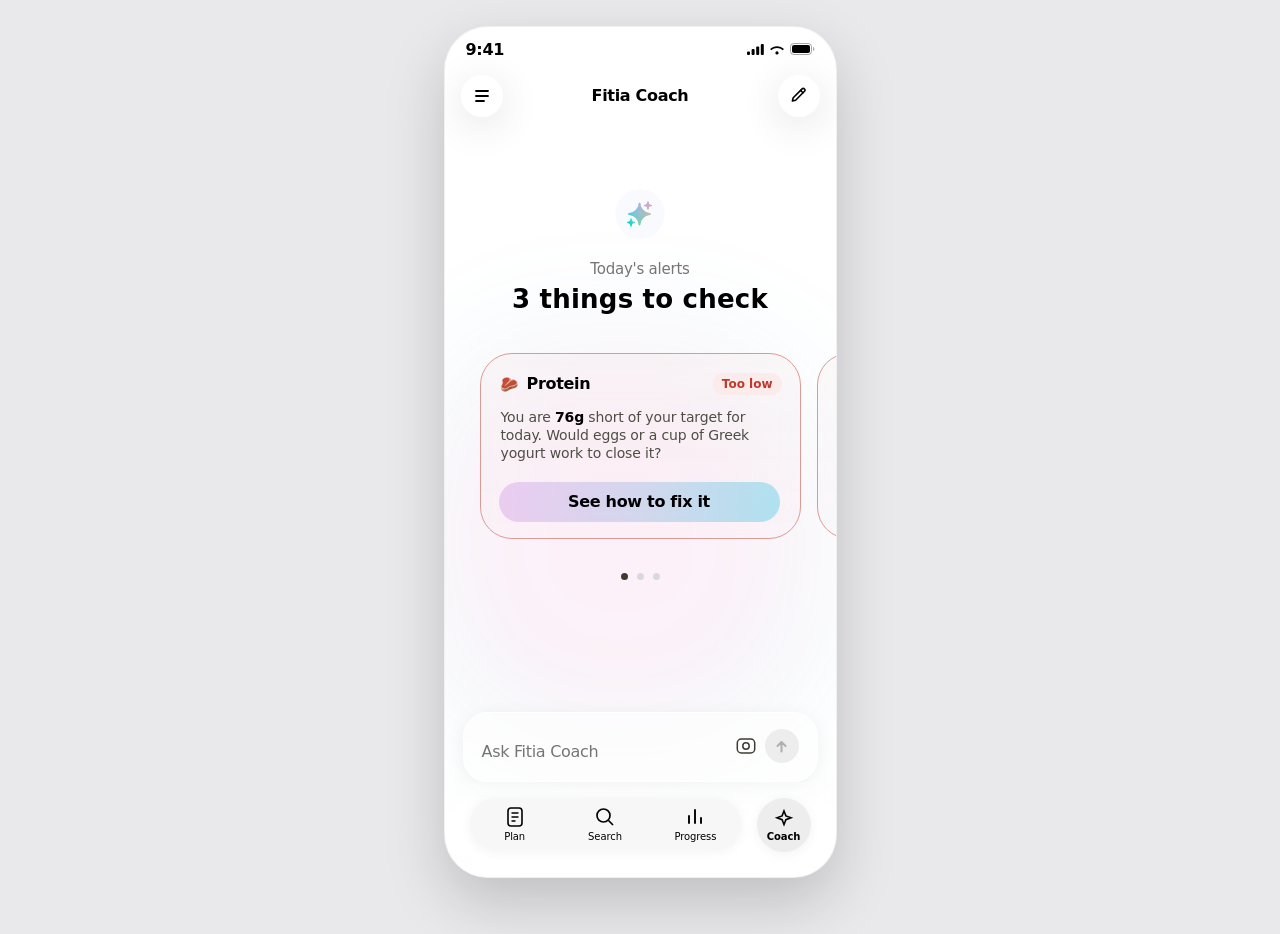
<file: index.html>
<!DOCTYPE html>
<html lang="en">
<head>
<meta charset="UTF-8">
<meta name="viewport" content="width=device-width,initial-scale=1,viewport-fit=cover">
<meta name="apple-mobile-web-app-capable" content="yes">
<meta name="theme-color" content="#ffffff">
<title>Fitia Coach · alert home</title>
<link rel="stylesheet" href="./styles.css">
</head>
<body>


<div class="colA">
<div class="phone">
  <div class="aura"></div>

  <div class="status">
    <span class="t">9:41</span>
    <span class="r">
      <svg width="17" height="11" viewBox="0 0 17 11" fill="currentColor"><rect x="0" y="7.5" width="3" height="3.5" rx="1"/><rect x="4.6" y="5" width="3" height="6" rx="1"/><rect x="9.2" y="2.5" width="3" height="8.5" rx="1"/><rect x="13.8" y="0" width="3" height="11" rx="1"/></svg>
      <svg width="16" height="11" viewBox="0 0 16 11" fill="currentColor"><path d="M8 2.2C5.3 2.2 2.9 3.3 1.1 5l1.3 1.3C3.9 4.9 5.8 4 8 4s4.1.9 5.6 2.3L15 5C13.1 3.3 10.7 2.2 8 2.2z"/><circle cx="8" cy="8.9" r="1.6"/></svg>
      <svg width="25" height="12" viewBox="0 0 25 12" fill="none"><rect x=".5" y=".5" width="21" height="11" rx="3.2" stroke="currentColor" stroke-opacity=".35"/><rect x="2" y="2" width="18" height="8" rx="2" fill="currentColor"/><path d="M23 4v4c.8-.3 1.3-1 1.3-2S23.8 4.3 23 4z" fill="currentColor" fill-opacity=".35"/></svg>
    </span>
  </div>

  <div class="hdr">
    <button class="gbtn" id="menuBtn" aria-label="Open history">
      <svg width="14" height="12" viewBox="0 0 14 12" fill="none" stroke="currentColor" stroke-width="1.8" stroke-linecap="round"><path d="M1 1h12M1 6h12M1 11h8"/></svg></button>
    <div class="ttl">Fitia Coach</div>
    <button class="gbtn" id="newBtn" aria-label="New chat">
      <svg width="19" height="19" viewBox="0 0 19 19" fill="none" stroke="currentColor" stroke-width="1.6" stroke-linecap="round" stroke-linejoin="round"><path d="M13.1 1.9a1.7 1.7 0 012.4 2.4L6.6 13.2l-3.2.8.8-3.2z"/><path d="M11.6 3.4l2.4 2.4"/></svg></button>
  </div>

  <div class="body" id="body"></div>
  <div class="planview" id="plan" hidden>
    <div class="pv-scroll">
      <div class="pv-h1">Today</div>
      <div class="kpi"><div><div class="kn">Alerts sent today</div><div class="kv" id="kSent"></div></div></div>
      <div class="sec">Calories logged · gates every alert</div>
      <div class="slid">
        <div class="sl-top"><span class="sl-name">Calories</span><span class="sl-val" id="vcal"></span></div>
        <input type="range" id="cal" min="0" max="2400" step="25">
        <div class="gates" id="gates"></div>
      </div>
      <div class="sec">Nutrients</div>
      <div id="sliders"></div>
      <div class="legend" id="legend"></div>
      <div class="band">
        <button id="delBtn">Delete a food</button>
        <button id="resetBtn">New day</button>
      </div>
    </div>
  </div>


  <div class="footer">
    <div class="sugg" id="sugg"></div>
    <div class="msginput">
      <div class="ph">Ask Fitia Coach</div>
      <div class="btns">
        <svg class="photo" viewBox="0 0 22 22" fill="none" stroke="currentColor" stroke-width="1.5"><rect x="2.3" y="4" width="17.4" height="14" rx="4"/><circle cx="11" cy="11" r="3.2"/></svg>
        <div class="send"><svg width="15" height="15" viewBox="0 0 15 15" fill="none" stroke="currentColor" stroke-width="2" stroke-linecap="round" stroke-linejoin="round"><path d="M7.5 12.5V3M3.5 7l4-4 4 4"/></svg></div>
      </div>
    </div>
  </div>

  <div class="tabs">
    <div class="tabgrp">
      <div class="tab" data-tab="plan"><svg width="26" height="26" viewBox="0 0 26 26" fill="none" stroke="currentColor" stroke-width="1.6"><rect x="6" y="4" width="14" height="18" rx="3"/><path d="M9.5 9h7M9.5 13h7M9.5 17h4"/></svg><span>Plan</span></div>
      <div class="tab"><svg width="26" height="26" viewBox="0 0 26 26" fill="none" stroke="currentColor" stroke-width="1.7"><circle cx="11.5" cy="11.5" r="6.5"/><path d="M16.5 16.5l4.5 4.5"/></svg><span>Search</span></div>
      <div class="tab" data-tab="progress"><svg width="26" height="26" viewBox="0 0 26 26" fill="none" stroke="currentColor" stroke-width="1.9" stroke-linecap="round"><path d="M7 19V12M13 19V6M19 19v-5"/></svg><span>Progress</span></div>
    </div>
    <div class="tabsolo on">
      <svg width="22" height="22" viewBox="0 0 22 22" fill="none" stroke="currentColor" stroke-width="1.6"><path d="M11 3l1.9 4.9L18 9.8l-5.1 1.9L11 16.6l-1.9-4.9L4 9.8l5.1-1.9z"/></svg>
      <span>Coach</span>
    </div>
  </div>

  <div class="toast" id="toast" role="status" aria-live="polite"></div>
</div>
</div>
<script src="./icons.js"></script>
<script src="./config.js"></script>
<script src="./copy.js"></script>
<script src="./engine.js"></script>
<script src="./view.js"></script>
<script src="./chat.js"></script>
<script src="./plan.js"></script>
</body>
</html>
</file>
<file: styles.css>
:root{
    --sf:-apple-system,BlinkMacSystemFont,"SF Pro Display","SF Pro Text","SF Pro","Helvetica Neue",system-ui,Arial,sans-serif;
    --ink:#000; --ink2:#4e4e46; --ink3:#757575; --line:#e1e1e1;
    --card-border:#ce8fe6;
    --btn:linear-gradient(93.8deg,rgba(206,143,230,.36) 2.34%,rgba(133,176,223,.36) 52.82%,rgba(49,193,225,.36) 99.54%);
    --card-bg:linear-gradient(180deg,rgba(206,143,230,.05) 0%,rgba(251,66,152,.03) 48.56%,rgba(49,193,225,.05) 100%);
    --green:#2f9e57; --greenbg:#eaf6ee; --amber:#BB6B02; --amberbg:#fdf3e3;
    --red:#c0392b; --redbg:#fbeceb;
    --e:cubic-bezier(.165,.84,.44,1); --eio:cubic-bezier(.65,0,.35,1);
  }
  *{box-sizing:border-box;margin:0;padding:0;-webkit-tap-highlight-color:transparent}
  body{font-family:var(--sf);background:#e9e9ec;color:var(--ink);-webkit-font-smoothing:antialiased;
    display:flex;flex-wrap:wrap;gap:26px;align-items:flex-start;justify-content:center;padding:26px 16px 56px}
  .colA{width:393px} .colB{width:420px}
  .lead{font-size:13px;color:#8a8a8f;margin-bottom:12px;text-align:center;line-height:1.45}

  /* ---------- device ---------- */
  .phone{width:393px;height:852px;background:#fff;border-radius:44px;overflow:hidden;position:relative;
    box-shadow:0 24px 60px rgba(0,0,0,.18);border:1px solid rgba(0,0,0,.06);display:flex;flex-direction:column}
  .aura{position:absolute;left:-40px;bottom:120px;width:430px;height:430px;pointer-events:none;z-index:0;
    opacity:.084;filter:blur(60px);transition:opacity .45s var(--e);
    background:radial-gradient(circle at 50% 50%,#ce8fe6 0%,#fb4298 40%,#31c1e1 75%,transparent 78%)}

  .status{height:44px;flex:0 0 44px;display:flex;align-items:center;justify-content:space-between;
    padding:0 21px 0 21px;position:relative;z-index:3}
  .status .t{font-size:16px;font-weight:600;letter-spacing:-.31px}
  .status .r{display:flex;gap:5px;align-items:center}

  .hdr{flex:0 0 50px;display:flex;align-items:center;justify-content:space-between;
    padding:0 16px;position:relative;z-index:3}
  .hdr .ttl{position:absolute;left:0;right:0;text-align:center;font-size:16px;font-weight:600;
    letter-spacing:-.31px;line-height:20px;pointer-events:none}
  .gbtn{width:42px;height:42px;border-radius:999px;background:rgba(255,255,255,.65);
    box-shadow:0 8px 40px rgba(0,0,0,.12);display:flex;align-items:center;justify-content:center;
    border:0;color:#000;cursor:pointer;font-family:var(--sf);position:relative;z-index:3;
    transition:transform .12s var(--e)}
  .gbtn:active{transform:scale(.92)}
  .gbtn:focus-visible{outline:2px solid #000;outline-offset:2px}

  .body{flex:1 1 auto;display:flex;flex-direction:column;align-items:center;justify-content:center;
    position:relative;z-index:2;overflow:hidden}
  .body.chat{justify-content:flex-start;overflow-y:auto;padding:8px 18px;gap:12px;align-items:stretch}
  .body.chat::-webkit-scrollbar{display:none}

  /* ---------- coach mark + title ---------- */
  .head-block{display:flex;flex-direction:column;align-items:center;gap:20px}
  .ai{width:50px;height:50px;display:flex;align-items:center;justify-content:center}
  .ai svg{display:block;width:50px;height:50px}
  .ttlgrp{display:flex;flex-direction:column;align-items:center;gap:4px;text-align:center}
  .lbl{font-size:15px;font-weight:400;line-height:20px;letter-spacing:-.23px;color:var(--ink3)}
  .h1{font-size:26px;font-weight:600;line-height:32px;letter-spacing:.22px;color:#000}
  .sub{font-size:15px;font-weight:400;line-height:20px;letter-spacing:-.23px;color:var(--ink3);
    max-width:310px;text-align:center}

  /* ---------- carousel ---------- */
  .rail{width:393px;margin-top:36px;display:flex;align-items:stretch;gap:16px;overflow-x:auto;padding:2px 36px 8px;
    scroll-snap-type:x mandatory;scroll-behavior:smooth;cursor:grab;scrollbar-width:none}
  .rail::-webkit-scrollbar{display:none}
  .rail.dragging{cursor:grabbing;scroll-snap-type:none;scroll-behavior:auto}
  .rail.dragging .card{pointer-events:none}

  .card{flex:0 0 321px;scroll-snap-align:center;display:flex;flex-direction:column;align-items:center;
    gap:20px;border-radius:32px;border:.5px solid var(--card-border);background:var(--card-bg);
    padding:18px 18px 16px 16px;backdrop-filter:blur(20px);-webkit-backdrop-filter:blur(20px);
    transition:border-color .4s var(--e),background .4s var(--e)}
  /* severity tint — preventive keeps the Coach gradient, nothing is wrong yet */
  /* mild: the border carries the state, the surface stays clean */
  .card.s-low,.card.s-high{border-color:#e0b877;background:rgba(255,255,255,.2)}
  .card.s-tooLow,.card.s-tooHigh{border-color:#dd9a93;
    background:linear-gradient(180deg,rgba(224,110,98,.035) 0%,rgba(224,110,98,.012) 100%)}
  .card.s-onTrack,.card.resolved{border-color:#7fc79b;
    background:linear-gradient(180deg,rgba(47,158,87,.06) 0%,rgba(47,158,87,.02) 100%)}
  /* the CTA stays the Coach gradient in every state: a red or amber button reads
     as destructive or as a warning, and this action is always constructive.
     On track is the exception: green here means achieved, not dangerous. */
  /* resolved cards keep the same height: the action slot becomes a closing mark */
  .cdone{flex:1;display:flex;align-items:center;justify-content:center;gap:7px;
    padding:10px 20px;border-radius:50px;background:rgba(47,158,87,.1);
    font-size:16px;font-weight:600;line-height:20px;letter-spacing:-.31px;color:#2f9e57}
  .cdone svg{flex:0 0 auto}
  .card.s-onTrack .cta,.card.resolved .cta{
    background:linear-gradient(93.8deg,rgba(47,158,87,.24) 0%,rgba(120,200,150,.22) 55%,rgba(49,193,225,.18) 100%)}
  .cin{flex:1;display:flex;flex-direction:column;gap:12px;width:100%}
  .crow{display:flex;align-items:center;gap:6px;width:100%;overflow:hidden}
  .cic{width:24px;height:24px;flex:0 0 24px;border-radius:7.5px;overflow:hidden;
    display:flex;align-items:center;justify-content:center}
  .cic img{width:24px;height:24px;object-fit:cover;display:block}
  .ct{font-size:16px;font-weight:600;line-height:20px;letter-spacing:-.31px;color:#000;white-space:nowrap}
  .tag{margin-left:auto;font-size:12px;font-weight:600;line-height:16px;padding:3px 9px;border-radius:999px;
    white-space:nowrap;transition:background .3s var(--e),color .3s var(--e)}
  .tag.high,.tag.low{background:var(--amberbg);color:var(--amber)}
  .tag.tooHigh,.tag.tooLow{background:var(--redbg);color:var(--red)}
  .tag.onTrack{background:var(--greenbg);color:var(--green)}
  .cbody{display:flex;flex-direction:column;gap:12px;padding:0 4px;width:100%}
  .cb{font-size:14px;font-weight:400;line-height:18px;letter-spacing:-.15px;color:var(--ink2)}
  .cb b{font-weight:600;color:#000}
  .hr{height:1px;width:100%;background:var(--line)}
  .cf{font-size:14px;font-weight:400;line-height:18px;letter-spacing:-.15px;color:var(--ink2)}
  .ctarow{display:flex;justify-content:center;padding:0 2px;width:100%;margin-top:auto}
  .cta{flex:1;min-width:70px;padding:10px 20px;border-radius:50px;background:var(--btn);border:0;
    font-family:var(--sf);font-size:16px;font-weight:600;line-height:20px;letter-spacing:-.31px;color:#000;
    cursor:pointer;transition:transform .12s var(--e),filter .3s var(--e)}
  .cta:active{transform:scale(.985)}
  .cta:focus-visible{outline:2px solid #000;outline-offset:2px}
  .flash{animation:flash .7s var(--e)}
  @keyframes flash{0%{box-shadow:0 0 0 0 rgba(206,143,230,.5)}100%{box-shadow:0 0 0 16px rgba(206,143,230,0)}}

  .dots{display:flex;gap:9px;justify-content:center;margin-top:26px;min-height:7px}
  .dot{width:7px;height:7px;border-radius:50%;background:#d9d9d9;border:0;padding:0;cursor:pointer;
    transition:background .3s var(--e)}
  .dot.on{background:#3d3b30}
  .dot:focus-visible{outline:2px solid #000;outline-offset:3px}

  /* ---------- empty / pills ---------- */
  .pills{display:flex;flex-direction:column;align-items:center;gap:11px;margin-top:24px}
  .pill{display:inline-flex;align-items:center;gap:7px;background:rgba(255,255,255,.5);
    border:1px solid #fff;border-radius:24px;padding:12px 16px;font-family:var(--sf);
    font-size:14px;font-weight:600;line-height:18px;letter-spacing:-.15px;color:#000;cursor:pointer;
    box-shadow:0 4px 20px rgba(0,0,0,.06);transition:transform .12s var(--e)}
  .pill:active{transform:scale(.97)}
  .pill:focus-visible{outline:2px solid #000;outline-offset:2px}
  .pill svg{color:#8c8876}
  .footnote{display:flex;gap:11px;align-items:flex-start;background:rgba(247,247,247,.9);
    border-radius:24px;padding:14px 16px;margin:30px 22px 0;max-width:330px}
  .footnote svg{flex:0 0 auto;margin-top:1px;color:#aFaFaF}
  .footnote p{font-size:14px;font-weight:400;line-height:18px;letter-spacing:-.15px;color:var(--ink2)}

  /* ---------- chat ---------- */
  .bubble{background:rgba(247,247,247,.95);border-radius:20px;padding:14px 16px;align-self:flex-start;max-width:96%}
  .bt{font-size:15px;font-weight:400;line-height:22px;letter-spacing:-.23px;color:#000}
  .bt b{font-weight:600}
  .me{align-self:flex-end;background:rgba(238,243,253,.9);max-width:80%}
  .enter{animation:rise .26s var(--e) both}
  @keyframes rise{from{opacity:0;transform:translateY(10px)}to{opacity:1;transform:none}}
  .typing{display:flex;gap:5px;padding:4px 2px}
  .typing i{width:7px;height:7px;border-radius:50%;background:#afafaf;animation:blink 1.1s infinite}
  .typing i:nth-child(2){animation-delay:.15s}.typing i:nth-child(3){animation-delay:.3s}
  @keyframes blink{0%,60%,100%{opacity:.25}30%{opacity:1}}
  .bmeta{display:flex;align-items:center;gap:8px;margin-bottom:8px}
  .av{width:26px;height:26px;border-radius:50%;background:rgba(238,243,253,.9);
    display:flex;align-items:center;justify-content:center;flex:0 0 26px}
  .av i{width:16px;height:16px;border-radius:50%;
    background:conic-gradient(from 200deg,#8fd3e8,#c9a8e0,#fbc2d4,#8fd3e8);filter:blur(1.5px)}
  .nm{font-size:13px;font-weight:600}
  .ctxcard{border-radius:24px;border:.5px solid var(--card-border);background:var(--card-bg);padding:14px 16px;
    backdrop-filter:blur(20px);-webkit-backdrop-filter:blur(20px)}
  .ctxcard.s-low,.ctxcard.s-high{border-color:#e0b877;background:rgba(255,255,255,.2)}
  .ctxcard.s-tooLow,.ctxcard.s-tooHigh{border-color:#dd9a93;
    background:linear-gradient(180deg,rgba(224,110,98,.035),rgba(224,110,98,.012))}
  .ctxcard.s-onTrack{border-color:#7fc79b;
    background:linear-gradient(180deg,rgba(47,158,87,.06),rgba(47,158,87,.02))}
  .food{display:flex;gap:11px;align-items:center;background:rgba(255,255,255,.75);border-radius:16px;
    padding:11px 12px;margin-top:8px;border:1px solid rgba(255,255,255,.9)}
  .fn{font-size:14px;font-weight:600;line-height:18px;letter-spacing:-.15px}
  .fv{font-size:12.5px;font-weight:400;color:var(--ink3);margin-top:1px}
  .fadd{margin-left:auto;padding:8px 14px;border-radius:50px;background:var(--btn);color:#000;
    font-size:13px;font-weight:600;font-family:var(--sf);border:0;cursor:pointer}
  .fadd.added{background:var(--greenbg);color:var(--green)}

  /* ---------- suggestions + input + tabs ---------- */
  .footer{position:relative;z-index:2;display:flex;flex-direction:column;gap:14px;padding:50px 18px 0}
  .sugg{display:flex;gap:8px;overflow-x:auto;scrollbar-width:none;-webkit-overflow-scrolling:touch}
  .sugg::-webkit-scrollbar{display:none}
  .sugg button{flex:0 0 auto;white-space:nowrap;background:rgba(255,255,255,.5);border:1px solid #fff;
    border-radius:24px;padding:12px 16px;font-family:var(--sf);font-size:14px;font-weight:600;
    line-height:18px;letter-spacing:-.15px;color:#000;cursor:pointer;user-select:none;
    box-shadow:0 4px 20px rgba(0,0,0,.06)}
  .msginput{height:70px;background:rgba(255,255,255,.6);border:1px solid #fff;border-radius:24px;
    box-shadow:0 4px 20px rgba(0,0,0,.06);display:flex;align-items:flex-end;padding:18px}
  .msginput .ph{flex:1;font-size:16px;font-weight:400;line-height:22px;letter-spacing:-.31px;color:#757575}
  .msginput .btns{display:flex;gap:8px;align-items:center}
  .msginput .photo{width:22px;height:22px;color:#3d3b30}
  .msginput .send{width:34px;height:34px;border-radius:50%;background:#ededed;
    display:flex;align-items:center;justify-content:center;color:#afafaf}

  .tabs{position:relative;z-index:2;display:flex;gap:16px;align-items:flex-start;justify-content:flex-end;
    padding:16px 25px 25px;backdrop-filter:blur(30px);
    background:linear-gradient(180deg,rgba(255,255,255,0) 0%,rgba(255,255,255,.7) 33%)}
  .tabgrp{flex:1;display:flex;background:#f7f7f7;border-radius:296px;box-shadow:0 2px 12px rgba(0,0,0,.05)}
  .tab{flex:1;display:flex;flex-direction:column;align-items:center;justify-content:center;gap:1px;
    padding:6px 8px 7px;border-radius:100px;color:#000}
  .tab.on{background:#ededed}
  .tab span{font-size:10px;font-weight:510;line-height:12px;letter-spacing:-.1px}
  .tab.on span{font-weight:600}
  .tabsolo.on{background:#ededed}
  .tabsolo{position:relative}
  .tabsolo.badge::after{content:'';position:absolute;top:7px;right:9px;width:10px;height:10px;
    border-radius:50%;background:#e5484d;border:2px solid #fff;
    box-shadow:0 1px 4px rgba(229,72,77,.45);animation:pop .32s var(--e) both}
  @keyframes pop{from{transform:scale(0);opacity:0}to{transform:scale(1);opacity:1}}
  .tabsolo{width:54px;height:54px;border-radius:296px;background:#f7f7f7;display:flex;flex-direction:column;
    align-items:center;justify-content:center;gap:1px;box-shadow:0 2px 12px rgba(0,0,0,.05)}
  .tabsolo span{font-size:10px;font-weight:600;line-height:12px;letter-spacing:-.1px}

  .toast{position:absolute;left:18px;right:18px;bottom:230px;background:rgba(28,28,30,.94);color:#fff;
    border-radius:20px;padding:13px 16px;font-size:14.5px;line-height:1.4;opacity:0;transform:translateY(10px);
    transition:opacity .25s var(--e),transform .25s var(--e);pointer-events:none;z-index:9}
  .toast.show{opacity:1;transform:none}

  /* ---------- Plan tab (inside the device) ---------- */
  .planview{flex:1 1 auto;position:relative;z-index:2;overflow:hidden;display:flex;background:#fff}
  .planview[hidden]{display:none}
  .phone.plain .aura{opacity:0}
  .pv-scroll{flex:1;overflow-y:auto;padding:4px 20px 16px;scrollbar-width:none}
  .pv-scroll::-webkit-scrollbar{display:none}
  .pv-h1{font-size:26px;font-weight:600;line-height:32px;letter-spacing:.22px;margin-bottom:14px}
  .band{display:flex;gap:8px;margin:18px 0 4px}
  .band button{flex:1;font-family:var(--sf);font-size:14px;font-weight:600;border:0;border-radius:14px;
    padding:13px 8px;cursor:pointer;background:#f2f2f4;color:#000}
  .band button:active{background:#e7e7ea}

  /* ---------- control panel ---------- */
  .panel{background:#fff;border:1px solid #dededf;border-radius:22px;padding:18px}
  .panel h3{font-size:16px;font-weight:700;letter-spacing:-.01em}
  .band{display:flex;gap:8px;margin:14px 0}
  .band button{flex:1;font-family:var(--sf);font-size:13px;font-weight:600;border:0;border-radius:12px;
    padding:11px 8px;cursor:pointer;background:#f0f0f2;color:#000}
  .band button.primary{background:#1d1d1f;color:#fff}
  .sec{font-size:11px;font-weight:700;letter-spacing:.06em;text-transform:uppercase;color:#a1a1a6;margin:16px 0 8px}
  .slid{margin-bottom:12px}
  .sl-top{display:flex;align-items:baseline;gap:8px;font-size:13.5px}
  .sl-name{font-weight:600}
  .sl-val{margin-left:auto;color:#6e6e73;font-variant-numeric:tabular-nums}
  .sl-state{font-size:11px;font-weight:700;padding:2px 7px;border-radius:999px}
  input[type=range]{width:100%;margin-top:7px;accent-color:#a07ec4}
  .gates{margin-top:12px;display:flex;flex-direction:column;gap:7px}
  .gate{display:flex;gap:9px;align-items:flex-start;font-size:12.5px;line-height:1.35}
  .gate i{width:9px;height:9px;border-radius:50%;flex:0 0 9px;margin-top:4px}
  .gate.ok i{background:#2f9e57} .gate.no i{background:#c0392b}
  .gate b{font-weight:600;display:block} .gate span{color:#a1a1a6;display:block;margin-top:1px}
  .legend{font-size:12px;color:#a1a1a6;line-height:1.5;margin-top:10px}
  .kpi{display:flex;gap:8px;margin-top:12px}
  .kpi div{flex:1;background:#f7f7f9;border-radius:12px;padding:9px 10px}
  .kpi .kn{font-size:11px;color:#6e6e73;font-weight:600}
  .kpi .kv{font-size:14px;font-weight:600;margin-top:2px;font-variant-numeric:tabular-nums}
  @media(prefers-reduced-motion:reduce){*{transition-duration:1ms!important;animation-duration:1ms!important}}

  /* ---------- real phone: full screen, no simulated chrome ---------- */
  @media (max-width:520px){
    html,body{height:100%;overflow:hidden}
    body{padding:0;margin:0;background:#fff;display:block}
    .colA{width:100%;height:100%;margin:0}
    .phone{width:100%;height:100vh;height:100dvh;   /* vh first as a fallback */
      max-height:none;border-radius:0;box-shadow:none;border:0}
    .status{display:none}                          /* the OS already draws it */
    .hdr{flex:0 0 auto;min-height:50px;padding-top:calc(env(safe-area-inset-top) + 4px)}
    .body{flex:1 1 auto;justify-content:center}    /* the alert block stays centred */
    .footer{padding-top:0}                         /* the body absorbs the slack instead */
    .tabs{padding:12px 25px calc(10px + env(safe-area-inset-bottom))}
    .toast{bottom:calc(200px + env(safe-area-inset-bottom))}
  }
</file>
